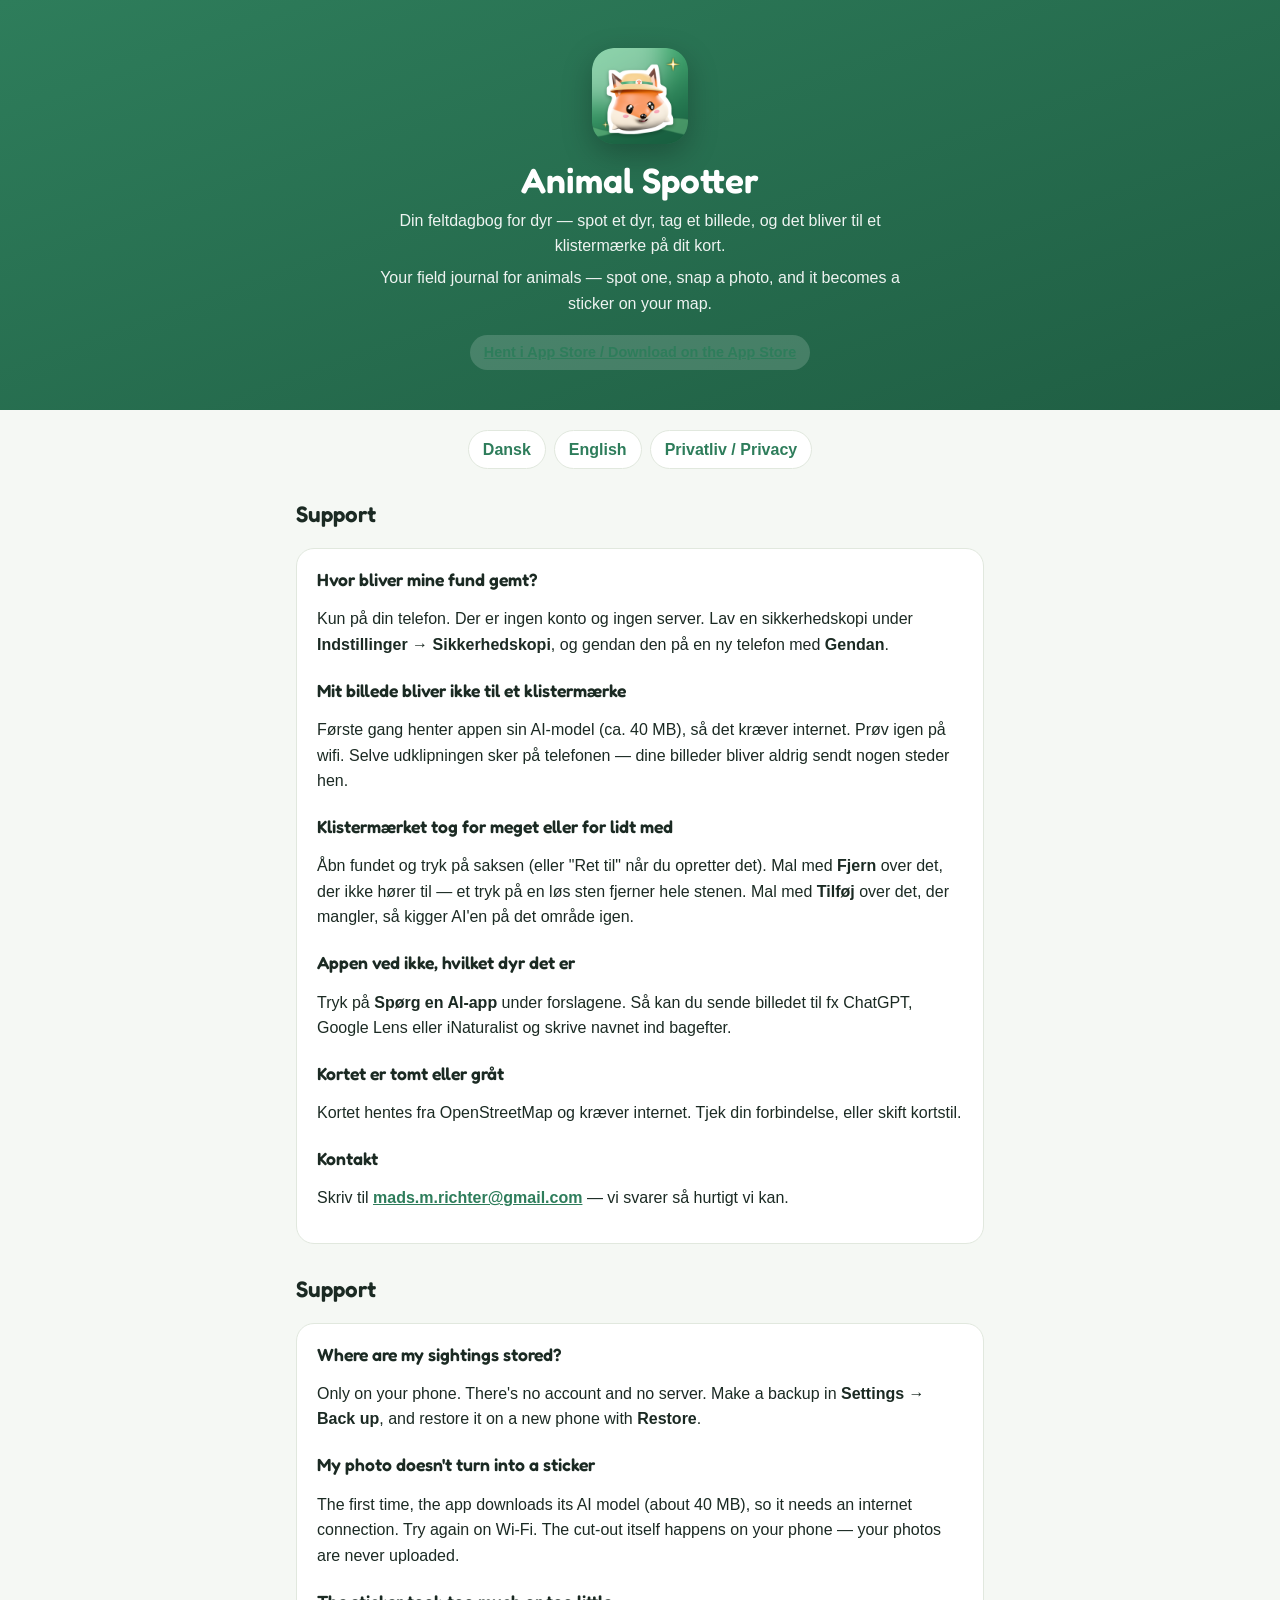
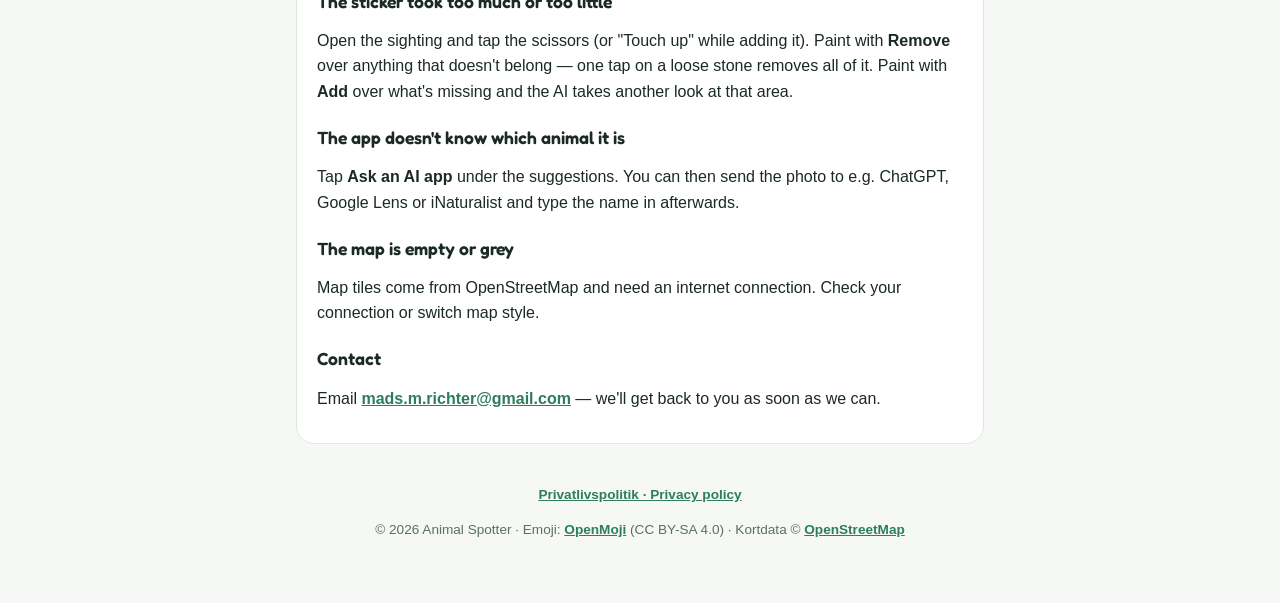
<file: index.html>
<!doctype html>
<html lang="da">
<head>
  <meta charset="utf-8">
  <meta name="viewport" content="width=device-width, initial-scale=1">
  <title>Animal Spotter</title>
  <meta name="description" content="Animal Spotter — din feltdagbog for dyr. Spot, fotografér og saml dyrene som stickers på kortet.">
  <link rel="icon" href="icon.png">
  <link rel="preconnect" href="https://fonts.googleapis.com">
  <link rel="preconnect" href="https://fonts.gstatic.com" crossorigin>
  <link href="https://fonts.googleapis.com/css2?family=Fredoka:wght@600&display=swap" rel="stylesheet">
  <link rel="stylesheet" href="style.css">
</head>
<body>
  <header class="hero">
    <img src="icon.png" alt="Animal Spotter">
    <h1>Animal Spotter</h1>
    <p>Din feltdagbog for dyr — spot et dyr, tag et billede, og det bliver til et klistermærke på dit kort.</p>
    <p lang="en">Your field journal for animals — spot one, snap a photo, and it becomes a sticker on your map.</p>
    <a class="soon" href="https://apps.apple.com/app/animal-spotter/id6816445326">Hent i App Store / Download on the App Store</a>
  </header>

  <main class="wrap">
    <nav class="lang"><a href="#da">Dansk</a><a href="#en">English</a><a href="privacy">Privatliv / Privacy</a></nav>

    <section id="da">
      <h2>Support</h2>
      <div class="card">
        <h3>Hvor bliver mine fund gemt?</h3>
        <p>Kun på din telefon. Der er ingen konto og ingen server. Lav en sikkerhedskopi under
          <b>Indstillinger → Sikkerhedskopi</b>, og gendan den på en ny telefon med <b>Gendan</b>.</p>
        <h3>Mit billede bliver ikke til et klistermærke</h3>
        <p>Første gang henter appen sin AI-model (ca. 40 MB), så det kræver internet. Prøv igen på wifi.
          Selve udklipningen sker på telefonen — dine billeder bliver aldrig sendt nogen steder hen.</p>
        <h3>Klistermærket tog for meget eller for lidt med</h3>
        <p>Åbn fundet og tryk på saksen (eller "Ret til" når du opretter det). Mal med <b>Fjern</b> over det,
          der ikke hører til — et tryk på en løs sten fjerner hele stenen. Mal med <b>Tilføj</b> over det, der
          mangler, så kigger AI'en på det område igen.</p>
        <h3>Appen ved ikke, hvilket dyr det er</h3>
        <p>Tryk på <b>Spørg en AI-app</b> under forslagene. Så kan du sende billedet til fx ChatGPT, Google Lens
          eller iNaturalist og skrive navnet ind bagefter.</p>
        <h3>Kortet er tomt eller gråt</h3>
        <p>Kortet hentes fra OpenStreetMap og kræver internet. Tjek din forbindelse, eller skift kortstil.</p>
        <h3>Kontakt</h3>
        <p>Skriv til <a href="mailto:mads.m.richter@gmail.com">mads.m.richter@gmail.com</a> — vi svarer så hurtigt vi kan.</p>
      </div>
    </section>

    <section id="en" lang="en">
      <h2>Support</h2>
      <div class="card">
        <h3>Where are my sightings stored?</h3>
        <p>Only on your phone. There's no account and no server. Make a backup in
          <b>Settings → Back up</b>, and restore it on a new phone with <b>Restore</b>.</p>
        <h3>My photo doesn't turn into a sticker</h3>
        <p>The first time, the app downloads its AI model (about 40 MB), so it needs an internet
          connection. Try again on Wi-Fi. The cut-out itself happens on your phone — your photos are never uploaded.</p>
        <h3>The sticker took too much or too little</h3>
        <p>Open the sighting and tap the scissors (or "Touch up" while adding it). Paint with <b>Remove</b> over
          anything that doesn't belong — one tap on a loose stone removes all of it. Paint with <b>Add</b> over what's
          missing and the AI takes another look at that area.</p>
        <h3>The app doesn't know which animal it is</h3>
        <p>Tap <b>Ask an AI app</b> under the suggestions. You can then send the photo to e.g. ChatGPT, Google Lens
          or iNaturalist and type the name in afterwards.</p>
        <h3>The map is empty or grey</h3>
        <p>Map tiles come from OpenStreetMap and need an internet connection. Check your connection or switch map style.</p>
        <h3>Contact</h3>
        <p>Email <a href="mailto:mads.m.richter@gmail.com">mads.m.richter@gmail.com</a> — we'll get back to you as soon as we can.</p>
      </div>
    </section>

    <footer>
      <p><a href="privacy">Privatlivspolitik · Privacy policy</a></p>
      <p>© 2026 Animal Spotter · Emoji: <a href="https://openmoji.org">OpenMoji</a> (CC BY-SA 4.0) ·
        Kortdata © <a href="https://www.openstreetmap.org/copyright">OpenStreetMap</a></p>
    </footer>
  </main>
</body>
</html>
</file>
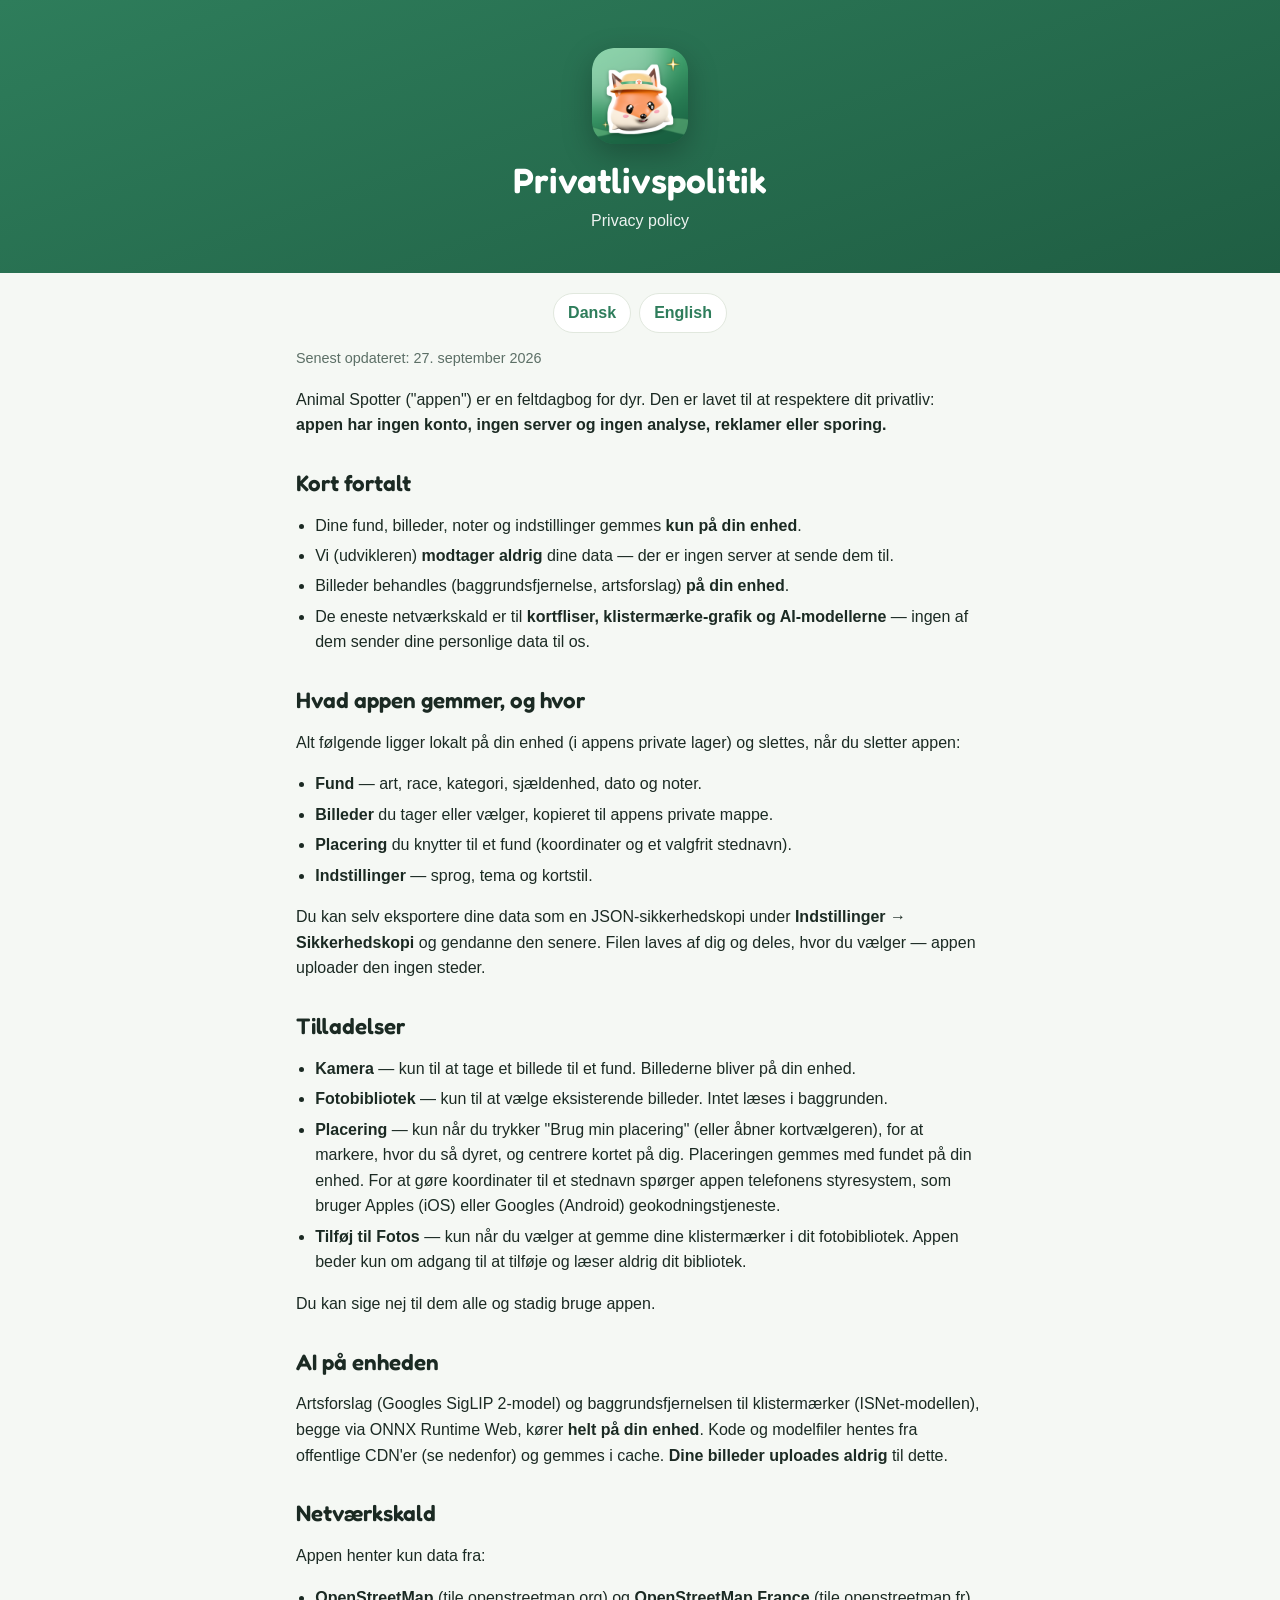
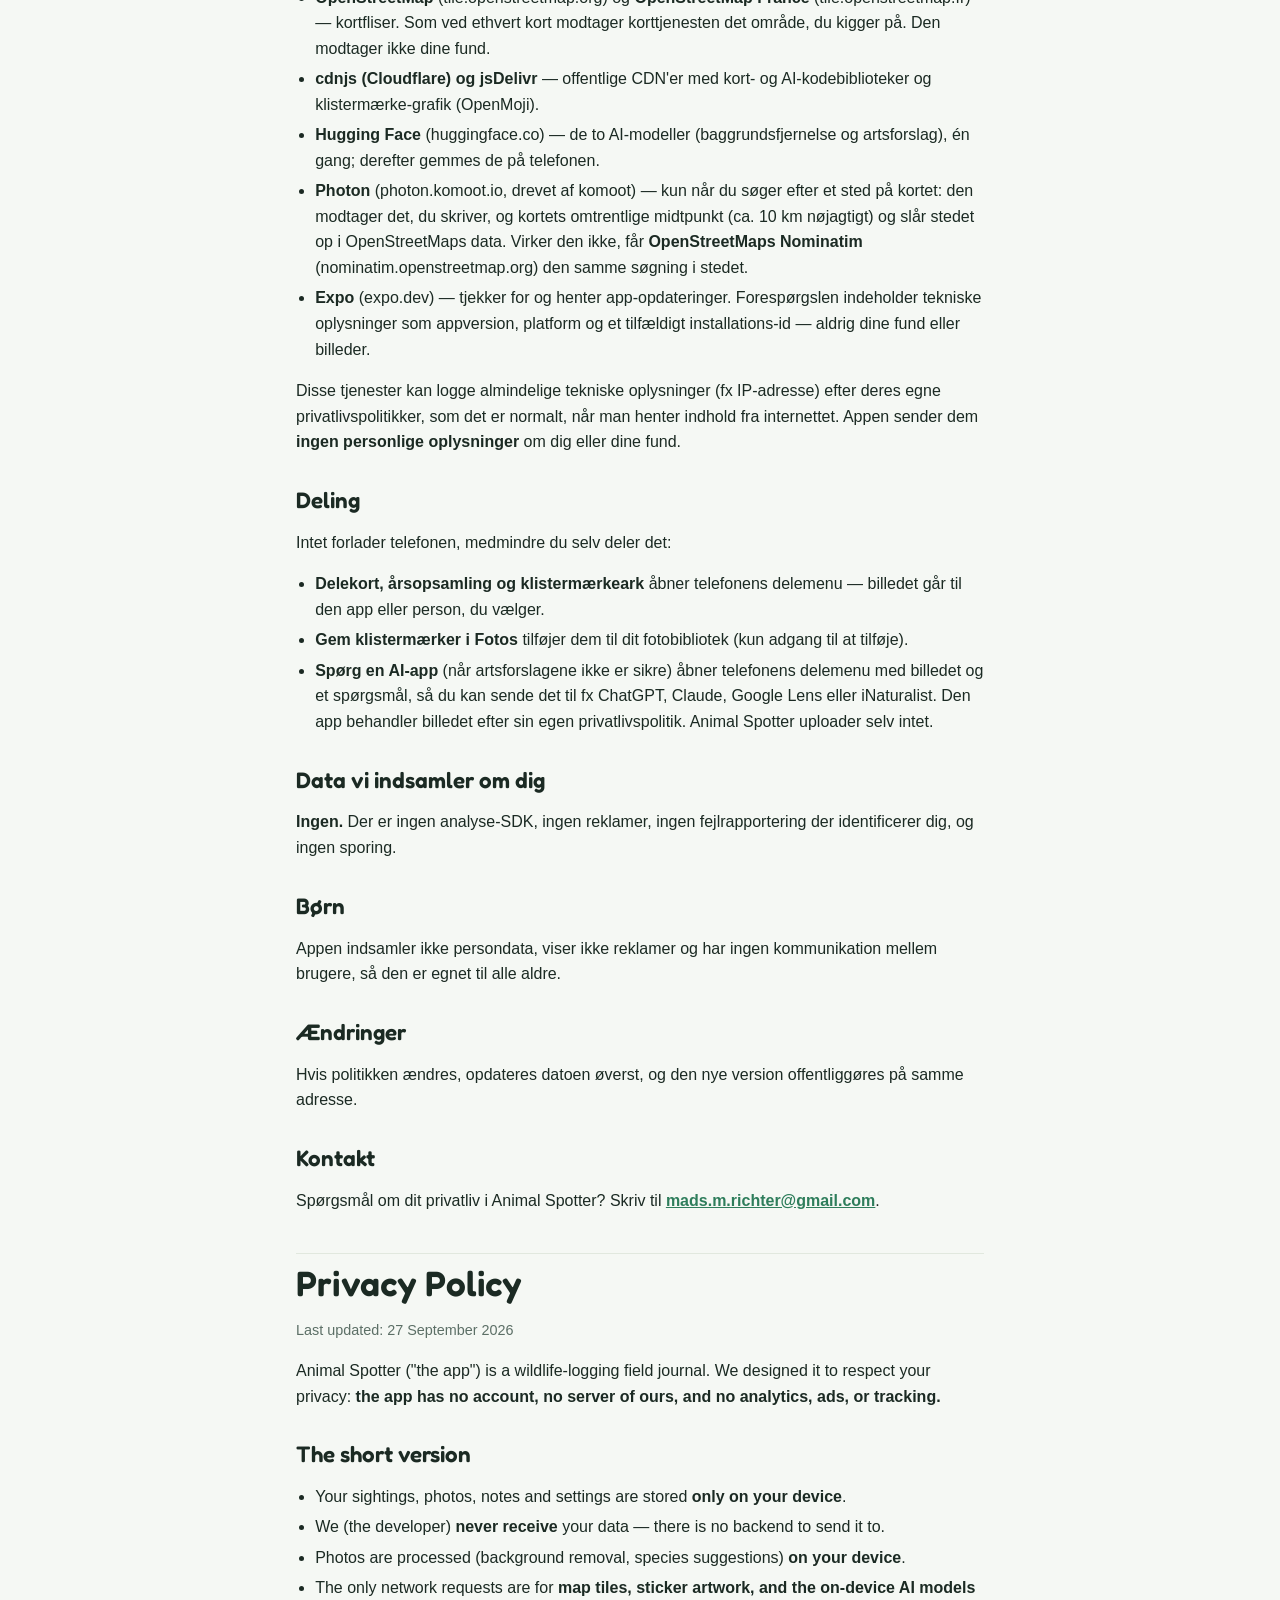
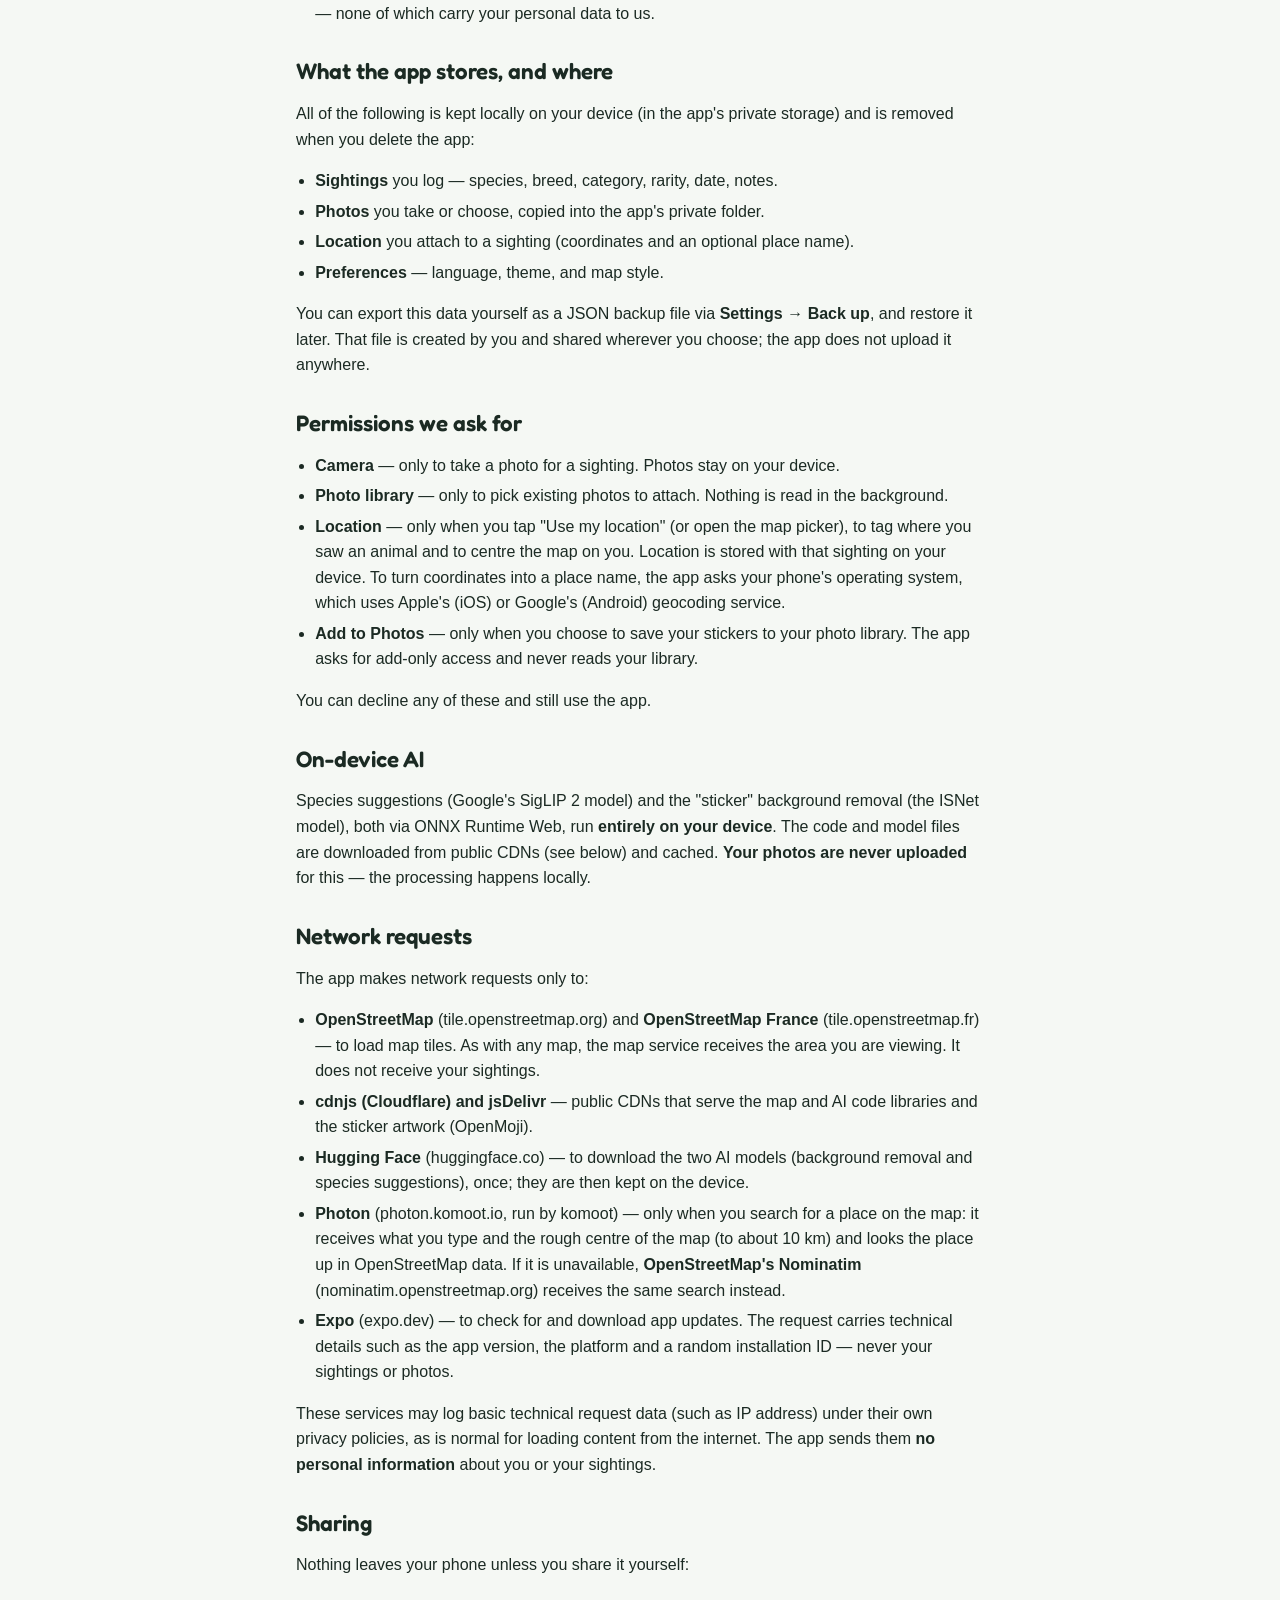
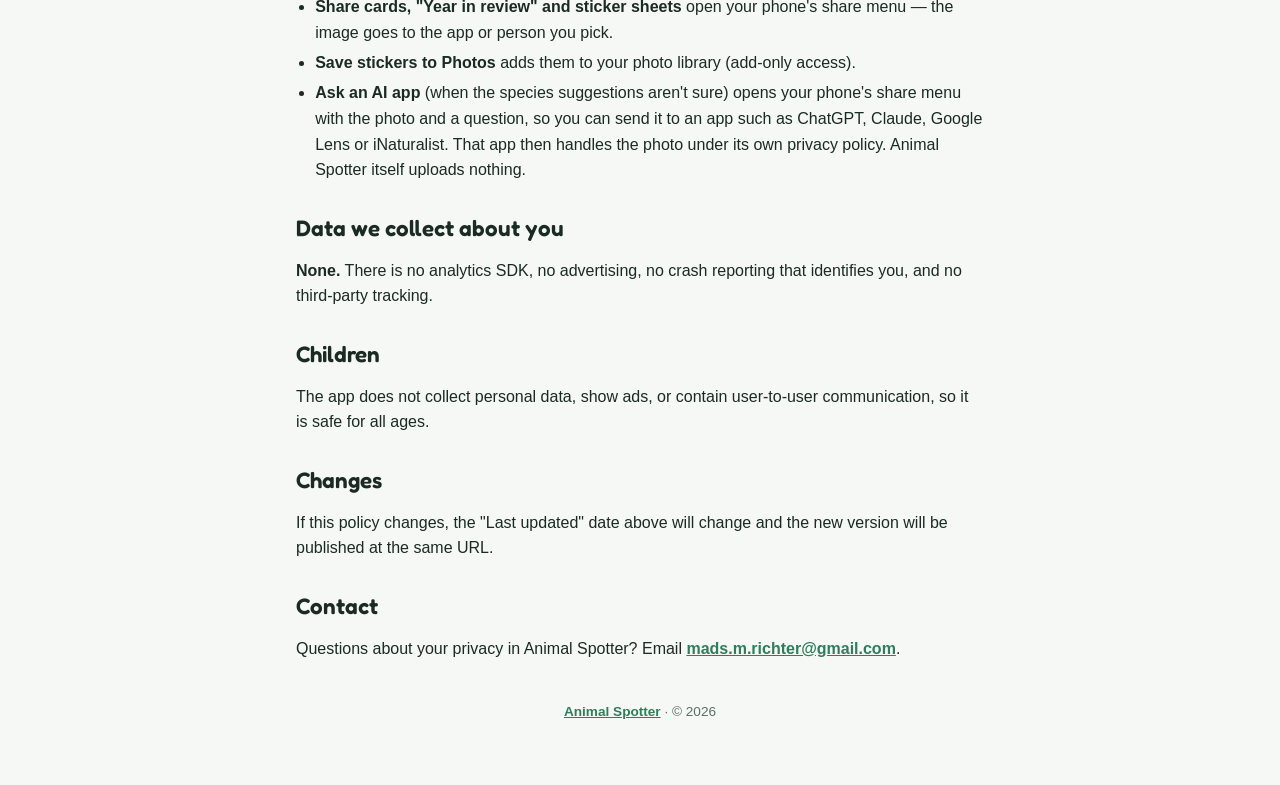
<file: privacy.html>
<!doctype html>
<html lang="da">
<head>
  <meta charset="utf-8">
  <meta name="viewport" content="width=device-width, initial-scale=1">
  <title>Privatlivspolitik · Animal Spotter</title>
  <meta name="description" content="Privatlivspolitik for Animal Spotter — ingen konto, ingen server, ingen sporing.">
  <link rel="icon" href="icon.png">
  <link rel="preconnect" href="https://fonts.googleapis.com">
  <link rel="preconnect" href="https://fonts.gstatic.com" crossorigin>
  <link href="https://fonts.googleapis.com/css2?family=Fredoka:wght@600&display=swap" rel="stylesheet">
  <link rel="stylesheet" href="style.css">
</head>
<body>
  <header class="hero">
    <a href="./"><img src="icon.png" alt="Animal Spotter"></a>
    <h1>Privatlivspolitik</h1>
    <p lang="en">Privacy policy</p>
  </header>

  <main class="wrap">
    <nav class="lang"><a href="#da">Dansk</a><a href="#en">English</a></nav>

    <!-- Keep in sync with PRIVACY.md (the English text below is the same policy). -->
    <section id="da">
      <p class="muted">Senest opdateret: 27. september 2026</p>
      <p>Animal Spotter ("appen") er en feltdagbog for dyr. Den er lavet til at respektere dit privatliv:
        <b>appen har ingen konto, ingen server og ingen analyse, reklamer eller sporing.</b></p>

      <h2>Kort fortalt</h2>
      <ul>
        <li>Dine fund, billeder, noter og indstillinger gemmes <b>kun på din enhed</b>.</li>
        <li>Vi (udvikleren) <b>modtager aldrig</b> dine data — der er ingen server at sende dem til.</li>
        <li>Billeder behandles (baggrundsfjernelse, artsforslag) <b>på din enhed</b>.</li>
        <li>De eneste netværkskald er til <b>kortfliser, klistermærke-grafik og AI-modellerne</b> — ingen af dem sender dine personlige data til os.</li>
      </ul>

      <h2>Hvad appen gemmer, og hvor</h2>
      <p>Alt følgende ligger lokalt på din enhed (i appens private lager) og slettes, når du sletter appen:</p>
      <ul>
        <li><b>Fund</b> — art, race, kategori, sjældenhed, dato og noter.</li>
        <li><b>Billeder</b> du tager eller vælger, kopieret til appens private mappe.</li>
        <li><b>Placering</b> du knytter til et fund (koordinater og et valgfrit stednavn).</li>
        <li><b>Indstillinger</b> — sprog, tema og kortstil.</li>
      </ul>
      <p>Du kan selv eksportere dine data som en JSON-sikkerhedskopi under <b>Indstillinger → Sikkerhedskopi</b>
        og gendanne den senere. Filen laves af dig og deles, hvor du vælger — appen uploader den ingen steder.</p>

      <h2>Tilladelser</h2>
      <ul>
        <li><b>Kamera</b> — kun til at tage et billede til et fund. Billederne bliver på din enhed.</li>
        <li><b>Fotobibliotek</b> — kun til at vælge eksisterende billeder. Intet læses i baggrunden.</li>
        <li><b>Placering</b> — kun når du trykker "Brug min placering" (eller åbner kortvælgeren), for at markere,
          hvor du så dyret, og centrere kortet på dig. Placeringen gemmes med fundet på din enhed. For at gøre
          koordinater til et stednavn spørger appen telefonens styresystem, som bruger Apples (iOS) eller Googles
          (Android) geokodningstjeneste.</li>
        <li><b>Tilføj til Fotos</b> — kun når du vælger at gemme dine klistermærker i dit fotobibliotek. Appen beder
          kun om adgang til at tilføje og læser aldrig dit bibliotek.</li>
      </ul>
      <p>Du kan sige nej til dem alle og stadig bruge appen.</p>

      <h2>AI på enheden</h2>
      <p>Artsforslag (Googles SigLIP 2-model) og baggrundsfjernelsen til klistermærker (ISNet-modellen), begge via ONNX Runtime Web,
        kører <b>helt på din enhed</b>. Kode og modelfiler hentes fra offentlige CDN'er (se nedenfor) og gemmes i cache.
        <b>Dine billeder uploades aldrig</b> til dette.</p>

      <h2>Netværkskald</h2>
      <p>Appen henter kun data fra:</p>
      <ul>
        <li><b>OpenStreetMap</b> (tile.openstreetmap.org) og <b>OpenStreetMap France</b> (tile.openstreetmap.fr) —
          kortfliser. Som ved ethvert kort modtager korttjenesten det område, du kigger på. Den modtager ikke dine fund.</li>
        <li><b>cdnjs (Cloudflare) og jsDelivr</b> — offentlige CDN'er med kort- og AI-kodebiblioteker og klistermærke-grafik (OpenMoji).</li>
        <li><b>Hugging Face</b> (huggingface.co) — de to AI-modeller (baggrundsfjernelse og artsforslag), én gang; derefter gemmes de på telefonen.</li>
        <li><b>Photon</b> (photon.komoot.io, drevet af komoot) — kun når du søger efter et sted på kortet: den modtager det, du skriver, og kortets omtrentlige midtpunkt (ca. 10 km nøjagtigt) og slår stedet op i OpenStreetMaps data. Virker den ikke, får <b>OpenStreetMaps Nominatim</b> (nominatim.openstreetmap.org) den samme søgning i stedet.</li>
        <li><b>Expo</b> (expo.dev) — tjekker for og henter app-opdateringer. Forespørgslen indeholder tekniske
          oplysninger som appversion, platform og et tilfældigt installations-id — aldrig dine fund eller billeder.</li>
      </ul>
      <p>Disse tjenester kan logge almindelige tekniske oplysninger (fx IP-adresse) efter deres egne privatlivspolitikker,
        som det er normalt, når man henter indhold fra internettet. Appen sender dem <b>ingen personlige oplysninger</b>
        om dig eller dine fund.</p>

      <h2>Deling</h2>
      <p>Intet forlader telefonen, medmindre du selv deler det:</p>
      <ul>
        <li><b>Delekort, årsopsamling og klistermærkeark</b> åbner telefonens delemenu — billedet går til den app eller person, du vælger.</li>
        <li><b>Gem klistermærker i Fotos</b> tilføjer dem til dit fotobibliotek (kun adgang til at tilføje).</li>
        <li><b>Spørg en AI-app</b> (når artsforslagene ikke er sikre) åbner telefonens delemenu med billedet og et spørgsmål,
          så du kan sende det til fx ChatGPT, Claude, Google Lens eller iNaturalist. Den app behandler billedet efter sin
          egen privatlivspolitik. Animal Spotter uploader selv intet.</li>
      </ul>

      <h2>Data vi indsamler om dig</h2>
      <p><b>Ingen.</b> Der er ingen analyse-SDK, ingen reklamer, ingen fejlrapportering der identificerer dig, og ingen sporing.</p>

      <h2>Børn</h2>
      <p>Appen indsamler ikke persondata, viser ikke reklamer og har ingen kommunikation mellem brugere, så den er egnet til alle aldre.</p>

      <h2>Ændringer</h2>
      <p>Hvis politikken ændres, opdateres datoen øverst, og den nye version offentliggøres på samme adresse.</p>

      <h2>Kontakt</h2>
      <p>Spørgsmål om dit privatliv i Animal Spotter? Skriv til <a href="mailto:mads.m.richter@gmail.com">mads.m.richter@gmail.com</a>.</p>
    </section>

    <hr>

    <section id="en" lang="en">
      <h1>Privacy Policy</h1>
      <p class="muted">Last updated: 27 September 2026</p>
      <p>Animal Spotter ("the app") is a wildlife-logging field journal. We designed it to respect your privacy:
        <b>the app has no account, no server of ours, and no analytics, ads, or tracking.</b></p>

      <h2>The short version</h2>
      <ul>
        <li>Your sightings, photos, notes and settings are stored <b>only on your device</b>.</li>
        <li>We (the developer) <b>never receive</b> your data — there is no backend to send it to.</li>
        <li>Photos are processed (background removal, species suggestions) <b>on your device</b>.</li>
        <li>The only network requests are for <b>map tiles, sticker artwork, and the on-device AI models</b> — none of which carry your personal data to us.</li>
      </ul>

      <h2>What the app stores, and where</h2>
      <p>All of the following is kept locally on your device (in the app's private storage) and is removed when you delete the app:</p>
      <ul>
        <li><b>Sightings</b> you log — species, breed, category, rarity, date, notes.</li>
        <li><b>Photos</b> you take or choose, copied into the app's private folder.</li>
        <li><b>Location</b> you attach to a sighting (coordinates and an optional place name).</li>
        <li><b>Preferences</b> — language, theme, and map style.</li>
      </ul>
      <p>You can export this data yourself as a JSON backup file via <b>Settings → Back up</b>, and restore it later.
        That file is created by you and shared wherever you choose; the app does not upload it anywhere.</p>

      <h2>Permissions we ask for</h2>
      <ul>
        <li><b>Camera</b> — only to take a photo for a sighting. Photos stay on your device.</li>
        <li><b>Photo library</b> — only to pick existing photos to attach. Nothing is read in the background.</li>
        <li><b>Location</b> — only when you tap "Use my location" (or open the map picker), to tag where you saw an animal
          and to centre the map on you. Location is stored with that sighting on your device. To turn coordinates into a
          place name, the app asks your phone's operating system, which uses Apple's (iOS) or Google's (Android) geocoding service.</li>
        <li><b>Add to Photos</b> — only when you choose to save your stickers to your photo library. The app asks for
          add-only access and never reads your library.</li>
      </ul>
      <p>You can decline any of these and still use the app.</p>

      <h2>On-device AI</h2>
      <p>Species suggestions (Google's SigLIP 2 model) and the "sticker" background removal (the ISNet model), both via ONNX Runtime Web,
        run <b>entirely on your device</b>. The code and model files are downloaded from public CDNs (see below) and cached.
        <b>Your photos are never uploaded</b> for this — the processing happens locally.</p>

      <h2>Network requests</h2>
      <p>The app makes network requests only to:</p>
      <ul>
        <li><b>OpenStreetMap</b> (tile.openstreetmap.org) and <b>OpenStreetMap France</b> (tile.openstreetmap.fr) — to load
          map tiles. As with any map, the map service receives the area you are viewing. It does not receive your sightings.</li>
        <li><b>cdnjs (Cloudflare) and jsDelivr</b> — public CDNs that serve the map and AI code libraries and the sticker artwork (OpenMoji).</li>
        <li><b>Hugging Face</b> (huggingface.co) — to download the two AI models (background removal and species suggestions), once; they are then kept on the device.</li>
        <li><b>Photon</b> (photon.komoot.io, run by komoot) — only when you search for a place on the map: it receives what you type and the rough centre of the map (to about 10 km) and looks the place up in OpenStreetMap data. If it is unavailable, <b>OpenStreetMap's Nominatim</b> (nominatim.openstreetmap.org) receives the same search instead.</li>
        <li><b>Expo</b> (expo.dev) — to check for and download app updates. The request carries technical details
          such as the app version, the platform and a random installation ID — never your sightings or photos.</li>
      </ul>
      <p>These services may log basic technical request data (such as IP address) under their own privacy policies, as is
        normal for loading content from the internet. The app sends them <b>no personal information</b> about you or your sightings.</p>

      <h2>Sharing</h2>
      <p>Nothing leaves your phone unless you share it yourself:</p>
      <ul>
        <li><b>Share cards, "Year in review" and sticker sheets</b> open your phone's share menu — the image goes to the app or person you pick.</li>
        <li><b>Save stickers to Photos</b> adds them to your photo library (add-only access).</li>
        <li><b>Ask an AI app</b> (when the species suggestions aren't sure) opens your phone's share menu with the photo and a
          question, so you can send it to an app such as ChatGPT, Claude, Google Lens or iNaturalist. That app then handles
          the photo under its own privacy policy. Animal Spotter itself uploads nothing.</li>
      </ul>

      <h2>Data we collect about you</h2>
      <p><b>None.</b> There is no analytics SDK, no advertising, no crash reporting that identifies you, and no third-party tracking.</p>

      <h2>Children</h2>
      <p>The app does not collect personal data, show ads, or contain user-to-user communication, so it is safe for all ages.</p>

      <h2>Changes</h2>
      <p>If this policy changes, the "Last updated" date above will change and the new version will be published at the same URL.</p>

      <h2>Contact</h2>
      <p>Questions about your privacy in Animal Spotter? Email <a href="mailto:mads.m.richter@gmail.com">mads.m.richter@gmail.com</a>.</p>
    </section>

    <footer>
      <p><a href="./">Animal Spotter</a> · © 2026</p>
    </footer>
  </main>
</body>
</html>
</file>
<file: style.css>
:root {
  --bg: #f5f8f4;
  --surface: #ffffff;
  --text: #1b2a23;
  --muted: #5c6f66;
  --border: #e1e8de;
  --primary: #2e7d5b;
  --primary-deep: #1f5e43;
  --primary-light: #e3f3ec;
}
@media (prefers-color-scheme: dark) {
  :root {
    --bg: #0f1714;
    --surface: #18221e;
    --text: #e8f0ec;
    --muted: #9fb3a9;
    --border: #2c3a33;
    --primary: #4fb286;
    --primary-deep: #246b4d;
    --primary-light: #1e332a;
  }
}
* { box-sizing: border-box; }
html { -webkit-text-size-adjust: 100%; }
body {
  margin: 0;
  background: var(--bg);
  color: var(--text);
  font: 16px/1.6 -apple-system, BlinkMacSystemFont, "Segoe UI", Roboto, Helvetica, Arial, sans-serif;
}
a { color: var(--primary); font-weight: 600; }
h1, h2, h3 { font-family: "Fredoka", -apple-system, "Segoe UI", sans-serif; font-weight: 600; line-height: 1.2; }
h1 { font-size: 2.2rem; margin: 0.2em 0; }
h2 { font-size: 1.4rem; margin: 2rem 0 0.5rem; }
h3 { font-size: 1.1rem; margin: 1.4rem 0 0.3rem; }
.wrap { max-width: 720px; margin: 0 auto; padding: 0 16px 48px; }
.hero {
  background: linear-gradient(160deg, var(--primary), var(--primary-deep));
  color: #fff;
  text-align: center;
  padding: 48px 16px 40px;
}
.hero img { width: 96px; height: 96px; border-radius: 22px; box-shadow: 0 10px 30px rgba(0, 0, 0, 0.25); }
.hero p { max-width: 520px; margin: 0.4rem auto 0; opacity: 0.92; }
.hero .soon {
  display: inline-block;
  margin-top: 18px;
  padding: 6px 14px;
  border-radius: 999px;
  background: rgba(255, 255, 255, 0.16);
  font-weight: 600;
  font-size: 0.9rem;
}
.lang { display: flex; gap: 8px; justify-content: center; margin: 20px 0 4px; }
.lang a {
  text-decoration: none;
  padding: 6px 14px;
  border-radius: 999px;
  border: 1px solid var(--border);
  background: var(--surface);
}
.card {
  background: var(--surface);
  border: 1px solid var(--border);
  border-radius: 18px;
  padding: 4px 20px 16px;
  margin-top: 20px;
}
.card h3:first-child { margin-top: 16px; }
ul { padding-left: 1.2em; }
li { margin: 0.3em 0; }
.muted { color: var(--muted); font-size: 0.9rem; }
footer { text-align: center; color: var(--muted); font-size: 0.85rem; margin-top: 40px; }
hr { border: 0; border-top: 1px solid var(--border); margin: 40px 0 8px; }
</file>
